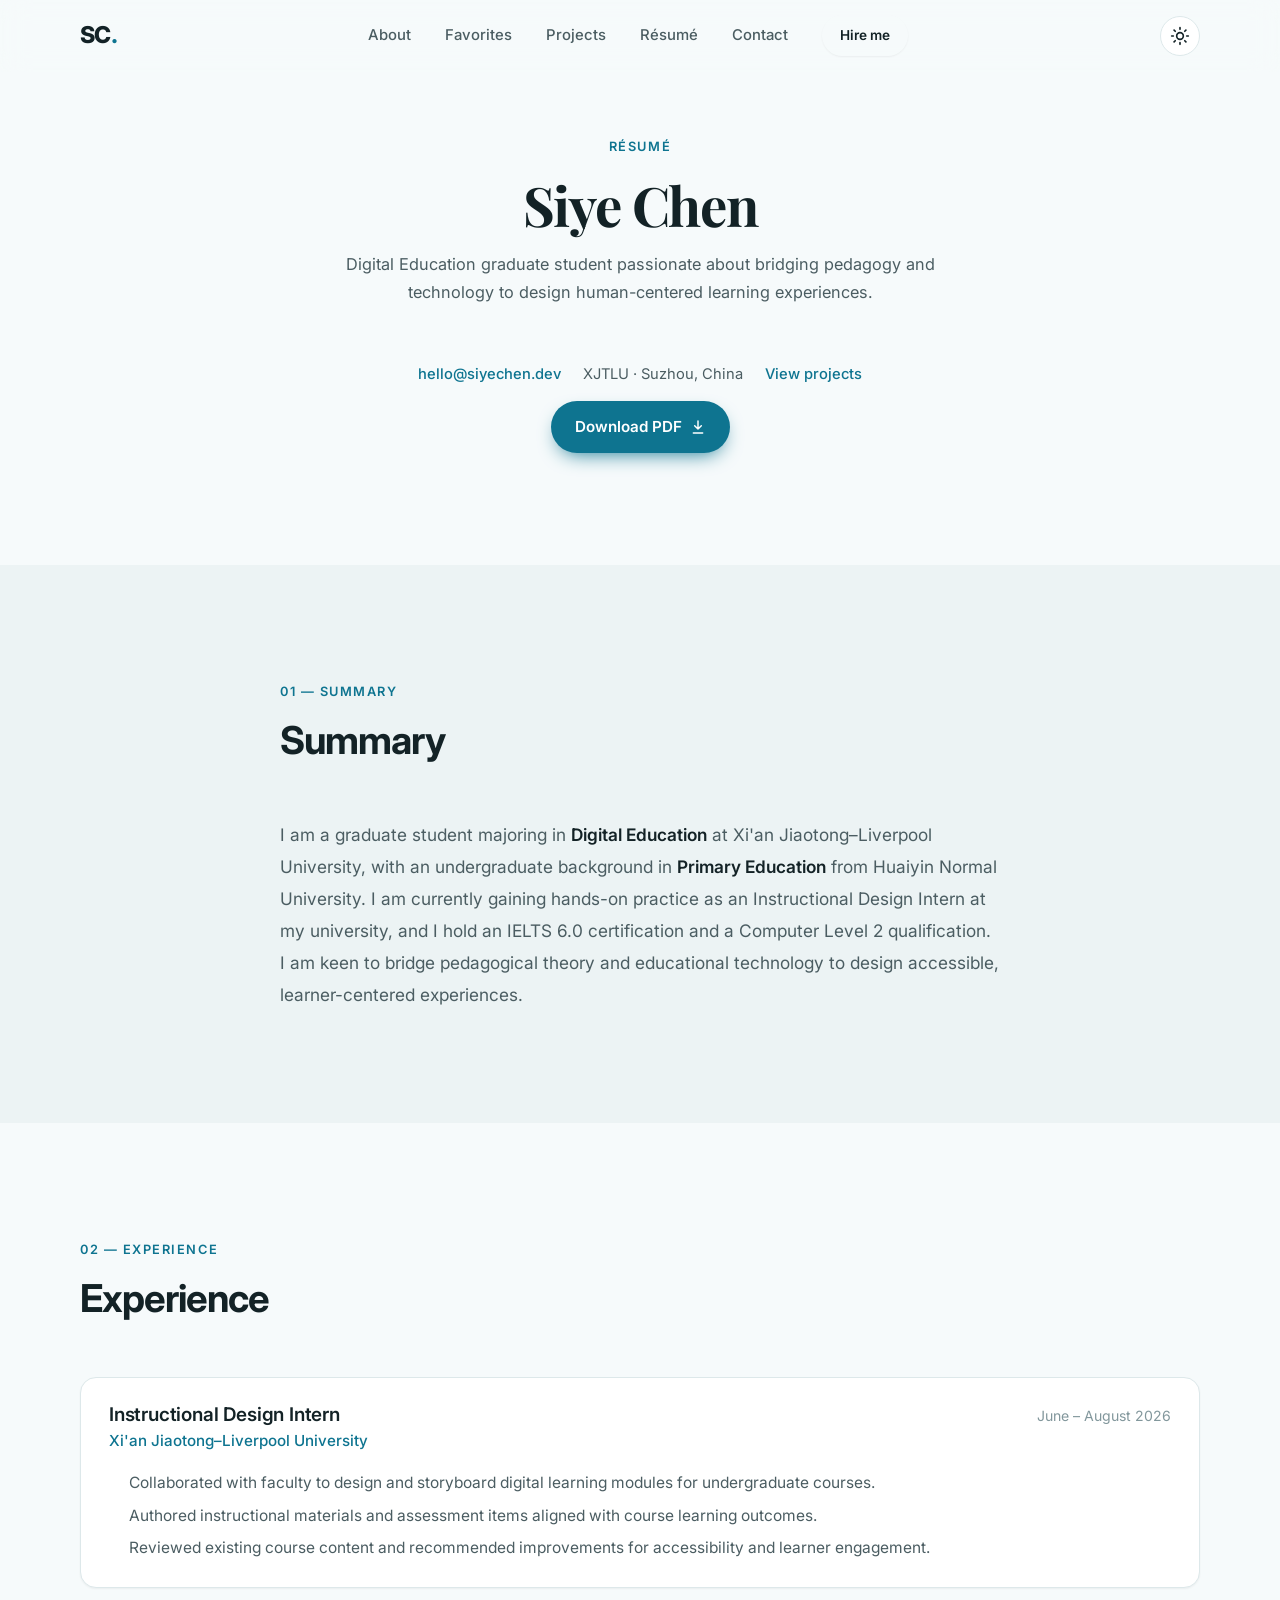
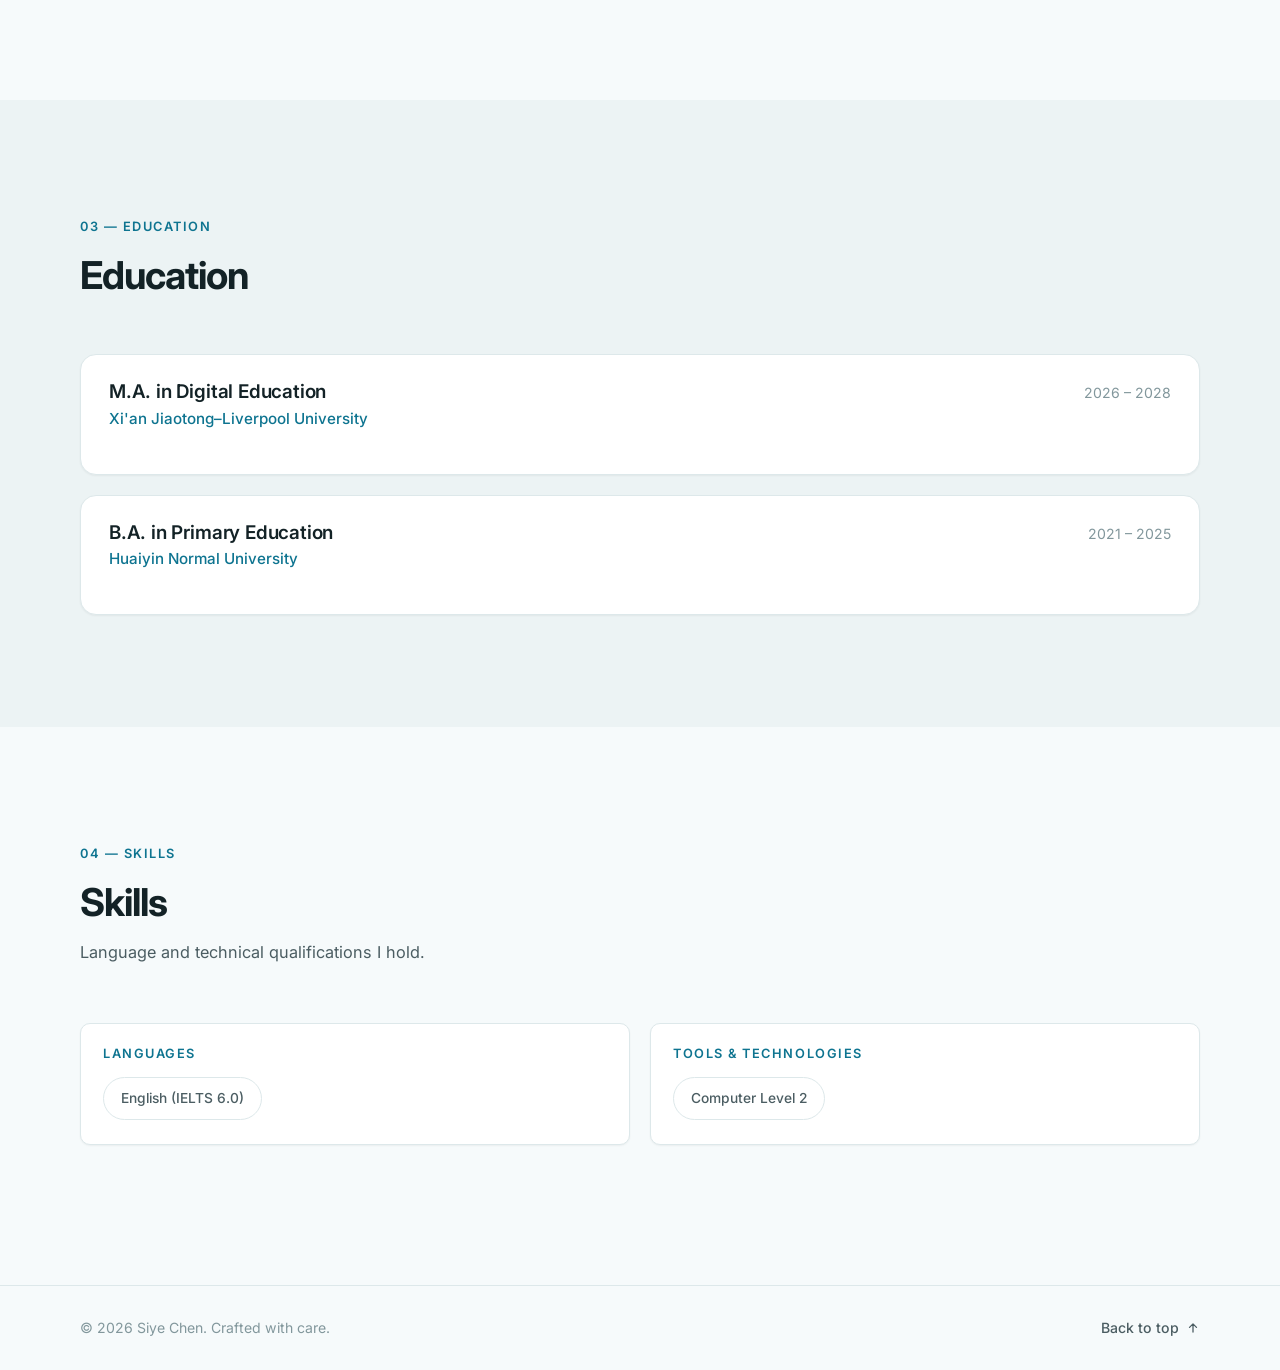
<file: resume.html>
<!DOCTYPE html>
<html lang="en" data-theme="light">
<head>
  <meta charset="UTF-8" />
  <meta name="viewport" content="width=device-width, initial-scale=1.0" />
  <meta name="description" content="Siye Chen — resume. Graduate student in Digital Education at Xi'an Jiaotong-Liverpool University, with a background in Elementary Education." />
  <title>Siye Chen · Résumé</title>

  <!-- Fonts -->
  <link rel="preconnect" href="https://fonts.loli.net" crossorigin />
  <link rel="preconnect" href="https://gstatic.loli.net" crossorigin />
  <link href="https://fonts.loli.net/css2?family=Inter:wght@400;500;600;700;800&family=Playfair+Display:ital,wght@0,600;1,600&display=swap" rel="stylesheet" />

  <link rel="stylesheet" href="css/style.css" />
  <script>
    // Apply saved/system theme before first paint to avoid flashing
    (function () {
      var t = localStorage.getItem("theme");
      if (!t && window.matchMedia("(prefers-color-scheme: dark)").matches) t = "dark";
      if (t) document.documentElement.setAttribute("data-theme", t);
    })();
  </script>
</head>
<body>

  <!-- ============ Navigation ============ -->
  <header class="nav" id="top">
    <div class="container nav__inner">
      <a href="#top" class="nav__logo" aria-label="Back to top">SC<span>.</span></a>

      <nav class="nav__links" id="nav-menu" aria-label="Primary">
        <a href="index.html#about" class="nav__link">About</a>
        <a href="index.html#favorites" class="nav__link">Favorites</a>
        <a href="index.html#projects" class="nav__link">Projects</a>
        <a href="resume.html" class="nav__link is-active">Résumé</a>
        <a href="index.html#contact" class="nav__link">Contact</a>
        <a href="index.html#contact" class="btn btn--small nav__cta">Hire me</a>
      </nav>

      <div class="nav__actions">
        <button class="theme-toggle" id="theme-toggle" aria-label="Toggle dark mode" title="Toggle theme">
          <svg class="icon icon--sun" viewBox="0 0 24 24" width="20" height="20" fill="none" stroke="currentColor" stroke-width="2" stroke-linecap="round"><circle cx="12" cy="12" r="4"/><path d="M12 2v2M12 20v2M4.9 4.9l1.4 1.4M17.7 17.7l1.4 1.4M2 12h2M20 12h2M4.9 19.1l1.4-1.4M17.7 6.3l1.4-1.4"/></svg>
          <svg class="icon icon--moon" viewBox="0 0 24 24" width="20" height="20" fill="none" stroke="currentColor" stroke-width="2" stroke-linecap="round" stroke-linejoin="round"><path d="M21 12.8A9 9 0 1 1 11.2 3a7 7 0 0 0 9.8 9.8z"/></svg>
        </button>
        <button class="nav__burger" id="nav-burger" aria-label="Open menu" aria-expanded="false" aria-controls="nav-menu">
          <span></span><span></span><span></span>
        </button>
      </div>
    </div>
  </header>

  <main>
    <!-- ============ Résumé intro ============ -->
    <section class="resume-intro section" id="resume">
      <div class="container container--narrow">
        <div class="section__head reveal" style="margin-inline:auto;text-align:center;">
          <span class="section__eyebrow">Résumé</span>
          <h1 class="section__title">Siye Chen</h1>
          <p class="section__lede">
            Digital Education graduate student passionate about bridging pedagogy
            and technology to design human-centered learning experiences.
          </p>
        </div>
        <ul class="resume-contact reveal" aria-label="Contact details">
          <li><a href="mailto:hello@siyechen.dev">hello@siyechen.dev</a></li>
          <li>XJTLU · Suzhou, China</li>
          <li class="resume-contact__web"><a href="index.html#projects">View projects</a></li>
        </ul>
        <div class="resume-download reveal">
          <a href="resume.pdf" download class="btn btn--primary">Download PDF
            <svg viewBox="0 0 24 24" width="16" height="16" fill="none" stroke="currentColor" stroke-width="2.2" stroke-linecap="round" stroke-linejoin="round"><path d="M12 3v12M7 10l5 5 5-5M5 21h14"/></svg>
          </a>
        </div>
      </div>
    </section>

    <!-- ============ Summary ============ -->
    <section class="resume-summary section section--alt" id="summary">
      <div class="container container--narrow">
        <div class="section__head reveal">
          <span class="section__eyebrow">01 — Summary</span>
          <h2 class="section__title">Summary</h2>
        </div>
        <p class="resume-summary__text reveal">
          I am a graduate student majoring in <strong>Digital Education</strong> at
          Xi'an Jiaotong–Liverpool University, with an undergraduate background in
          <strong>Primary Education</strong> from Huaiyin Normal University. I am currently gaining
          hands-on practice as an Instructional Design Intern at my university, and I hold an IELTS 6.0
          certification and a Computer Level 2 qualification. I am keen to bridge pedagogical theory and
          educational technology to design accessible, learner-centered experiences.
        </p>
      </div>
    </section>

    <!-- ============ Experience ============ -->
    <section class="resume-experience section" id="experience">
      <div class="container">
        <div class="section__head reveal">
          <span class="section__eyebrow">02 — Experience</span>
          <h2 class="section__title">Experience</h2>
        </div>

        <div class="resume-entries">
          <article class="resume-entry reveal">
            <div class="resume-entry__head">
              <div>
                <h3 class="resume-entry__title">Instructional Design Intern</h3>
                <p class="resume-entry__org">Xi'an Jiaotong–Liverpool University</p>
              </div>
              <span class="resume-entry__meta">June – August 2026</span>
            </div>
            <ul class="resume-entry__list">
              <li>Collaborated with faculty to design and storyboard digital learning modules for undergraduate courses.</li>
              <li>Authored instructional materials and assessment items aligned with course learning outcomes.</li>
              <li>Reviewed existing course content and recommended improvements for accessibility and learner engagement.</li>
            </ul>
          </article>
        </div>
      </div>
    </section>

    <!-- ============ Education ============ -->
    <section class="resume-education section section--alt" id="education">
      <div class="container">
        <div class="section__head reveal">
          <span class="section__eyebrow">03 — Education</span>
          <h2 class="section__title">Education</h2>
        </div>

        <div class="resume-entries">
          <article class="resume-entry reveal">
            <div class="resume-entry__head">
              <div>
                <h3 class="resume-entry__title">M.A. in Digital Education</h3>
                <p class="resume-entry__org">Xi'an Jiaotong–Liverpool University</p>
              </div>
              <span class="resume-entry__meta">2026 – 2028</span>
            </div>
          </article>

          <article class="resume-entry reveal">
            <div class="resume-entry__head">
              <div>
                <h3 class="resume-entry__title">B.A. in Primary Education</h3>
                <p class="resume-entry__org">Huaiyin Normal University</p>
              </div>
              <span class="resume-entry__meta">2021 – 2025</span>
            </div>
          </article>
        </div>
      </div>
    </section>

    <!-- ============ Skills ============ -->
    <section class="resume-skills section" id="skills">
      <div class="container">
        <div class="section__head reveal">
          <span class="section__eyebrow">04 — Skills</span>
          <h2 class="section__title">Skills</h2>
          <p class="section__lede">Language and technical qualifications I hold.</p>
        </div>

        <div class="resume-skills__grid">
          <div class="resume-skills__group reveal">
            <h3>Languages</h3>
            <div class="skills">
              <span class="skill">English (IELTS 6.0)</span>
            </div>
          </div>

          <div class="resume-skills__group reveal">
            <h3>Tools &amp; Technologies</h3>
            <div class="skills">
              <span class="skill">Computer Level 2</span>
            </div>
          </div>
        </div>
      </div>
    </section>
  </main>

  <!-- ============ Footer ============ -->
  <footer class="footer">
    <div class="container footer__inner">
      <p>© <span id="year"></span> Siye Chen. Crafted with care.</p>
      <a href="#top" class="footer__top">Back to top
        <svg viewBox="0 0 24 24" width="14" height="14" fill="none" stroke="currentColor" stroke-width="2.2" stroke-linecap="round" stroke-linejoin="round"><path d="M12 19V5M6 11l6-6 6 6"/></svg>
      </a>
    </div>
  </footer>

  <button class="to-top" id="to-top" aria-label="Back to top">
    <svg viewBox="0 0 24 24" width="18" height="18" fill="none" stroke="currentColor" stroke-width="2.4" stroke-linecap="round" stroke-linejoin="round"><path d="M12 19V5M6 11l6-6 6 6"/></svg>
  </button>

  <script src="js/main.js?v=8" defer></script>
</body>
</html>
</file>
<file: css/style.css>
/* ============================================================
   Personal site — modern minimalist theme
   ============================================================ */

/* ---------- Design tokens ---------- */
:root {
  /* Light theme (default) — cool blue/green */
  --bg: #f6fafb;
  --bg-alt: #ecf3f4;
  --surface: #ffffff;
  --text: #132226;
  --text-soft: #4b5d62;
  --text-faint: #82979c;
  --border: #dde8ea;
  --accent: #0e7490;
  --accent-soft: rgba(14, 116, 144, 0.1);
  --accent-contrast: #ffffff;
  --shadow-sm: 0 1px 2px rgba(28, 28, 26, 0.05);
  --shadow-md: 0 12px 32px -12px rgba(28, 28, 26, 0.18);
  --shadow-lg: 0 24px 60px -20px rgba(28, 28, 26, 0.25);

  --radius: 16px;
  --radius-sm: 10px;
  --container: 1120px;
  --nav-h: 72px;
  --ease: cubic-bezier(0.22, 1, 0.36, 1);
}

[data-theme="dark"] {
  --bg: #0d1517;
  --bg-alt: #131d1f;
  --surface: #192326;
  --text: #edf6f7;
  --text-soft: #a7bfc3;
  --text-faint: #74898e;
  --border: #273438;
  --accent: #2dd4bf;
  --accent-soft: rgba(45, 212, 191, 0.14);
  --accent-contrast: #0d1517;
  --shadow-sm: 0 1px 2px rgba(0, 0, 0, 0.4);
  --shadow-md: 0 12px 32px -12px rgba(0, 0, 0, 0.6);
  --shadow-lg: 0 24px 60px -20px rgba(0, 0, 0, 0.7);
}

/* ---------- Base ---------- */
*,
*::before,
*::after { box-sizing: border-box; }

html {
  scroll-behavior: smooth;
  scroll-padding-top: calc(var(--nav-h) + 12px);
}

body {
  margin: 0;
  font-family: "Inter", -apple-system, BlinkMacSystemFont, "Segoe UI", Roboto, sans-serif;
  font-size: 16px;
  line-height: 1.7;
  color: var(--text);
  background: var(--bg);
  -webkit-font-smoothing: antialiased;
  transition: background 0.35s ease, color 0.35s ease;
}

h1, h2, h3 { line-height: 1.2; margin: 0; font-weight: 700; letter-spacing: -0.02em; }
p { margin: 0; }
a { color: inherit; text-decoration: none; }
img { display: block; max-width: 100%; }
ul { margin: 0; padding: 0; list-style: none; }
button { font: inherit; cursor: pointer; border: none; background: none; color: inherit; }

::selection { background: var(--accent); color: var(--accent-contrast); }

.container {
  width: min(var(--container), 100% - 48px);
  margin-inline: auto;
}
.container--narrow { max-width: 720px; }

.section { padding: 112px 0; }
.section--alt { background: var(--bg-alt); }

.text-accent { color: var(--accent); }

/* ---------- Buttons ---------- */
.btn {
  display: inline-flex;
  align-items: center;
  gap: 8px;
  padding: 13px 24px;
  border-radius: 999px;
  font-weight: 600;
  font-size: 0.95rem;
  transition: transform 0.25s var(--ease), box-shadow 0.25s var(--ease), background 0.25s, color 0.25s, border-color 0.25s;
  white-space: nowrap;
}
.btn--primary {
  background: var(--accent);
  color: var(--accent-contrast);
  box-shadow: 0 8px 20px -8px var(--accent);
}
.btn--primary:hover { transform: translateY(-2px); box-shadow: 0 14px 28px -10px var(--accent); }
.btn--ghost { border: 1.5px solid var(--border); color: var(--text); background: var(--surface); }
.btn--ghost:hover { border-color: var(--accent); color: var(--accent); transform: translateY(-2px); }
.btn--small { padding: 9px 18px; font-size: 0.85rem; }
.btn--full { width: 100%; justify-content: center; }

/* ---------- Navigation ---------- */
.nav {
  position: fixed;
  inset: 0 0 auto 0;
  z-index: 100;
  height: var(--nav-h);
  background: color-mix(in srgb, var(--bg) 82%, transparent);
  backdrop-filter: blur(14px);
  -webkit-backdrop-filter: blur(14px);
  border-bottom: 1px solid transparent;
  transition: border-color 0.3s, background 0.3s;
}
.nav.is-scrolled { border-bottom-color: var(--border); }

.nav__inner {
  height: 100%;
  display: flex;
  align-items: center;
  justify-content: space-between;
  gap: 24px;
}

.nav__logo {
  font-size: 1.45rem;
  font-weight: 800;
  letter-spacing: -0.03em;
}
.nav__logo span { color: var(--accent); }

.nav__links {
  display: flex;
  align-items: center;
  gap: 34px;
}
.nav__link {
  font-size: 0.93rem;
  font-weight: 500;
  color: var(--text-soft);
  position: relative;
  padding: 4px 0;
  transition: color 0.2s;
}
.nav__link::after {
  content: "";
  position: absolute;
  left: 0; bottom: 0;
  width: 100%; height: 2px;
  background: var(--accent);
  transform: scaleX(0);
  transform-origin: right;
  transition: transform 0.3s var(--ease);
}
.nav__link:hover,
.nav__link.is-active { color: var(--text); }
.nav__link.is-active::after,
.nav__link:hover::after { transform: scaleX(1); transform-origin: left; }

.nav__cta { box-shadow: var(--shadow-sm); }

.nav__actions { display: flex; align-items: center; gap: 10px; }

.theme-toggle {
  width: 40px; height: 40px;
  display: grid; place-items: center;
  border-radius: 50%;
  border: 1px solid var(--border);
  background: var(--surface);
  transition: border-color 0.2s, transform 0.2s;
}
.theme-toggle:hover { border-color: var(--accent); transform: translateY(-1px); }
[data-theme="light"] .icon--moon { display: none; }
[data-theme="dark"] .icon--sun { display: none; }

.nav__burger {
  display: none;
  flex-direction: column;
  gap: 5px;
  width: 42px; height: 40px;
  align-items: center;
  justify-content: center;
  border-radius: var(--radius-sm);
}
.nav__burger span {
  width: 22px; height: 2px;
  background: var(--text);
  border-radius: 2px;
  transition: transform 0.3s var(--ease), opacity 0.2s;
}
.nav__burger.is-open span:nth-child(1) { transform: translateY(7px) rotate(45deg); }
.nav__burger.is-open span:nth-child(2) { opacity: 0; }
.nav__burger.is-open span:nth-child(3) { transform: translateY(-7px) rotate(-45deg); }

/* ---------- Hero ---------- */
.hero { padding-top: calc(var(--nav-h) + 72px); }

.hero__inner {
  display: grid;
  grid-template-columns: 1.15fr 0.85fr;
  align-items: center;
  gap: 64px;
}

.badge {
  display: inline-flex;
  align-items: center;
  gap: 9px;
  padding: 7px 15px;
  border-radius: 999px;
  border: 1px solid var(--border);
  background: var(--surface);
  font-size: 0.82rem;
  font-weight: 500;
  color: var(--text-soft);
  margin-bottom: 28px;
}
.badge__dot {
  width: 8px; height: 8px;
  border-radius: 50%;
  background: #22c55e;
  box-shadow: 0 0 0 4px rgba(34, 197, 94, 0.18);
  animation: pulse 2.2s infinite;
}
@keyframes pulse {
  0%, 100% { box-shadow: 0 0 0 3px rgba(34, 197, 94, 0.18); }
  50% { box-shadow: 0 0 0 7px rgba(34, 197, 94, 0.05); }
}

.hero__title {
  font-size: clamp(2.6rem, 5.6vw, 4.2rem);
  font-weight: 800;
  letter-spacing: -0.03em;
  margin-bottom: 22px;
}
.hero__title em {
  font-family: "Playfair Display", Georgia, serif;
  font-style: italic;
  font-weight: 600;
  color: var(--accent);
}

.hero__subtitle {
  font-size: 1.08rem;
  color: var(--text-soft);
  max-width: 46ch;
  margin-bottom: 34px;
}

.hero__actions { display: flex; gap: 14px; flex-wrap: wrap; margin-bottom: 38px; }

/* Social icons */
.socials { display: flex; gap: 12px; }
.socials a {
  width: 42px; height: 42px;
  display: grid; place-items: center;
  border-radius: 50%;
  border: 1px solid var(--border);
  background: var(--surface);
  color: var(--text-soft);
  transition: transform 0.25s var(--ease), color 0.2s, border-color 0.2s;
}
.socials a:hover { transform: translateY(-3px); color: var(--accent); border-color: var(--accent); }
.socials--center { justify-content: center; }

/* Hero visual */
.hero__visual { position: relative; justify-self: center; }
.hero__photo-wrap { position: relative; width: min(380px, 80vw); }
.hero__blob {
  position: absolute;
  inset: -18px;
  border-radius: 48% 52% 55% 45% / 48% 45% 55% 52%;
  background: linear-gradient(135deg, var(--accent-soft), transparent 70%);
  border: 1px solid var(--border);
  animation: morph 10s ease-in-out infinite;
}
@keyframes morph {
  0%, 100% { border-radius: 48% 52% 55% 45% / 48% 45% 55% 52%; }
  50% { border-radius: 55% 45% 45% 55% / 52% 55% 45% 48%; }
}
.hero__photo {
  position: relative;
  width: 100%;
  aspect-ratio: 4 / 5;
  object-fit: cover;
  object-position: center;
  border-radius: 32px;
  box-shadow: var(--shadow-lg);
}

/* ---------- Section heads ---------- */
.section__head { max-width: 640px; margin-bottom: 56px; }
.section__eyebrow {
  display: inline-block;
  font-size: 0.8rem;
  font-weight: 600;
  letter-spacing: 0.12em;
  text-transform: uppercase;
  color: var(--accent);
  margin-bottom: 14px;
}
.section__title {
  font-size: clamp(1.7rem, 3.2vw, 2.4rem);
  letter-spacing: -0.025em;
}
.section__lede { color: var(--text-soft); margin-top: 14px; font-size: 1.02rem; }

/* ---------- About ---------- */
.about__grid {
  display: grid;
  grid-template-columns: 1.2fr 0.8fr;
  gap: 64px;
  align-items: start;
}
.about__text p { color: var(--text-soft); margin-bottom: 18px; font-size: 1.02rem; }
.about__text strong { color: var(--text); font-weight: 600; }

.skills { display: flex; flex-wrap: wrap; gap: 10px; }
.skill {
  padding: 9px 17px;
  border-radius: 999px;
  background: var(--surface);
  border: 1px solid var(--border);
  font-size: 0.86rem;
  font-weight: 500;
  color: var(--text-soft);
  transition: all 0.2s;
}
.skill:hover { border-color: var(--accent); color: var(--accent); transform: translateY(-2px); }

/* Link with arrow */
.link-arrow {
  display: inline-flex;
  align-items: center;
  gap: 7px;
  font-weight: 600;
  font-size: 0.92rem;
  color: var(--accent);
  margin-top: 8px;
}
.link-arrow svg { transition: transform 0.25s var(--ease); }
.link-arrow:hover svg { transform: translateX(3px); }
.link-arrow--muted { color: var(--text-faint); }

/* ---------- Favorites ---------- */
.favorites__grid {
  display: grid;
  grid-template-columns: repeat(3, 1fr);
  gap: 28px;
}

.fav-col {
  background: var(--surface);
  border: 1px solid var(--border);
  border-radius: var(--radius);
  padding: 30px;
  box-shadow: var(--shadow-sm);
  transition: transform 0.3s var(--ease), box-shadow 0.3s var(--ease), border-color 0.3s;
}
.fav-col:hover {
  transform: translateY(-4px);
  box-shadow: var(--shadow-md);
  border-color: color-mix(in srgb, var(--accent) 35%, var(--border));
}

.fav-col__title {
  display: flex;
  align-items: center;
  gap: 12px;
  font-size: 1.08rem;
  margin-bottom: 20px;
}
.fav-col__icon {
  flex: none;
  width: 38px; height: 38px;
  display: grid;
  place-items: center;
  border-radius: 10px;
  background: var(--accent-soft);
  color: var(--accent);
}

.fav-list { display: grid; gap: 13px; }
.fav-list li {
  position: relative;
  padding-left: 24px;
  color: var(--text-soft);
  font-size: 0.95rem;
  line-height: 1.5;
}
.fav-list li::before {
  content: "";
  position: absolute;
  left: 3px;
  top: 0.62em;
  width: 7px;
  height: 7px;
  border-radius: 50%;
  background: var(--accent);
}

/* ---------- Contact ---------- */
.contact { text-align: center; }
.contact .section__head { margin-inline: auto; }

.contact__form {
  text-align: left;
  background: var(--surface);
  border: 1px solid var(--border);
  border-radius: var(--radius);
  padding: 32px;
  box-shadow: var(--shadow-sm);
  margin-bottom: 40px;
}
.form__row { display: grid; grid-template-columns: 1fr 1fr; gap: 18px; margin-bottom: 18px; }
.field { display: block; margin-bottom: 18px; }
.form__row .field { margin-bottom: 0; }
.field span {
  display: block;
  font-size: 0.85rem;
  font-weight: 600;
  margin-bottom: 7px;
}
.field input,
.field textarea {
  width: 100%;
  padding: 12px 15px;
  border-radius: var(--radius-sm);
  border: 1.5px solid var(--border);
  background: var(--bg);
  color: var(--text);
  font: inherit;
  font-size: 0.94rem;
  transition: border-color 0.2s, box-shadow 0.2s, background 0.2s;
  resize: vertical;
}
.field input::placeholder,
.field textarea::placeholder { color: var(--text-faint); }
.field input:focus,
.field textarea:focus {
  outline: none;
  border-color: var(--accent);
  box-shadow: 0 0 0 3px var(--accent-soft);
}
.contact__form .btn { margin-top: 4px; }

.form__note {
  margin-top: 14px;
  text-align: center;
  font-size: 0.88rem;
  min-height: 1.4em;
}
.form__note.is-success { color: #16a34a; }
.form__note.is-error { color: #dc2626; }

.contact__direct { text-align: center; }
.contact__mail {
  display: inline-block;
  font-size: clamp(1.2rem, 2.4vw, 1.6rem);
  font-weight: 700;
  letter-spacing: -0.02em;
  margin-bottom: 20px;
  background: linear-gradient(var(--accent), var(--accent));
  background-size: 100% 2px;
  background-repeat: no-repeat;
  background-position: 0 100%;
  transition: opacity 0.2s;
}
.contact__mail:hover { opacity: 0.75; }

/* ---------- Fun facts ---------- */
.funfacts { padding-top: 88px; padding-bottom: 88px; }
.funfacts__list {
  display: grid;
  grid-template-columns: 1fr 1fr;
  gap: 16px 32px;
  margin: 0;
  padding: 0;
  list-style: none;
}
.funfacts__list li {
  display: flex;
  align-items: flex-start;
  gap: 14px;
  background: var(--surface);
  border: 1px solid var(--border);
  border-radius: var(--radius-sm);
  padding: 18px 20px;
  font-size: 0.95rem;
  line-height: 1.6;
  color: var(--text-soft);
  box-shadow: var(--shadow-sm);
  transition: transform 0.25s var(--ease), border-color 0.25s;
}
.funfacts__list li:hover {
  transform: translateY(-3px);
  border-color: color-mix(in srgb, var(--accent) 35%, var(--border));
}
.funfacts__icon {
  flex: none;
  width: 32px;
  height: 32px;
  display: grid;
  place-items: center;
  border-radius: 8px;
  background: var(--accent-soft);
  color: var(--accent);
  margin-top: 1px;
}

/* ---------- Footer ---------- */
.footer {
  border-top: 1px solid var(--border);
  margin-top: 28px;
  padding: 30px 0;
  background: var(--bg);
}
.footer__inner {
  display: flex;
  align-items: center;
  justify-content: space-between;
  gap: 16px;
  flex-wrap: wrap;
  font-size: 0.88rem;
  color: var(--text-faint);
}
.footer__top {
  display: inline-flex;
  align-items: center;
  gap: 7px;
  font-weight: 500;
  color: var(--text-soft);
  transition: color 0.2s;
}
.footer__top:hover { color: var(--accent); }
.footer__top svg { transition: transform 0.25s var(--ease); }
.footer__top:hover svg { transform: translateY(-3px); }

/* ---------- Back to top floating button ---------- */
.to-top {
  position: fixed;
  right: 26px; bottom: 26px;
  width: 46px; height: 46px;
  border-radius: 50%;
  background: var(--accent);
  color: var(--accent-contrast);
  display: grid; place-items: center;
  box-shadow: var(--shadow-md);
  opacity: 0;
  visibility: hidden;
  transform: translateY(12px);
  transition: opacity 0.3s, transform 0.3s var(--ease), visibility 0.3s;
  z-index: 90;
}
.to-top.is-visible { opacity: 1; visibility: visible; transform: translateY(0); }
.to-top:hover { transform: translateY(-3px); }

/* ---------- Résumé ---------- */
.resume-intro { padding-top: 132px; }
.resume-intro .section__head { margin-inline: auto; max-width: 640px; }
.resume-intro .section__head { text-align: center; }
.resume-intro .section__title {
  font-size: clamp(2.2rem, 5vw, 3.4rem);
  font-family: "Playfair Display", serif;
}
.resume-contact {
  display: flex;
  flex-wrap: wrap;
  justify-content: center;
  gap: 8px 22px;
  margin-top: 26px;
  padding: 0;
  list-style: none;
  font-size: 0.92rem;
  color: var(--text-soft);
}
.resume-contact a { color: var(--accent); font-weight: 500; }
.resume-contact a:hover { text-decoration: underline; }

.resume-summary__text {
  font-size: 1.08rem;
  line-height: 1.85;
  color: var(--text-soft);
}
.resume-summary__text strong { color: var(--text); font-weight: 600; }

.resume-entries { display: grid; gap: 20px; }
.resume-entry {
  background: var(--surface);
  border: 1px solid var(--border);
  border-radius: var(--radius);
  padding: 26px 28px;
  box-shadow: var(--shadow-sm);
  transition: transform 0.25s var(--ease), border-color 0.25s, box-shadow 0.25s;
}
.resume-entry:hover {
  transform: translateY(-3px);
  border-color: color-mix(in srgb, var(--accent) 35%, var(--border));
  box-shadow: var(--shadow-md);
}
.resume-entry__head {
  display: flex;
  flex-wrap: wrap;
  align-items: baseline;
  justify-content: space-between;
  gap: 4px 24px;
  margin-bottom: 16px;
}
.resume-entry__title {
  font-size: 1.18rem;
  font-weight: 600;
  color: var(--text);
  letter-spacing: -0.01em;
}
.resume-entry__org {
  font-size: 0.95rem;
  color: var(--accent);
  font-weight: 500;
  margin-top: 2px;
}
.resume-entry__meta {
  font-size: 0.88rem;
  color: var(--text-faint);
  white-space: nowrap;
}
.resume-entry__list {
  margin: 0;
  padding-left: 20px;
  color: var(--text-soft);
  line-height: 1.7;
  font-size: 0.97rem;
}
.resume-entry__list li { margin-bottom: 6px; }
.resume-entry__list li:last-child { margin-bottom: 0; }

.resume-skills__grid {
  display: grid;
  grid-template-columns: repeat(auto-fit, minmax(220px, 1fr));
  gap: 20px;
}
.resume-skills__group {
  background: var(--surface);
  border: 1px solid var(--border);
  border-radius: var(--radius-sm);
  padding: 22px 22px 24px;
  box-shadow: var(--shadow-sm);
}
.resume-skills__group h3 {
  font-size: 0.8rem;
  font-weight: 600;
  letter-spacing: 0.12em;
  text-transform: uppercase;
  color: var(--accent);
  margin-bottom: 16px;
}

/* ---------- Scroll reveal ---------- */
.reveal {
  opacity: 1;
  transform: none;
  transition: opacity 0.7s var(--ease), transform 0.7s var(--ease);
}
/* Only hide reveal elements once JS has booted successfully.
   If JS fails to load, content stays visible instead of a blank page. */
.js-animate .reveal {
  opacity: 0;
  transform: translateY(26px);
}
.reveal.is-visible { opacity: 1; transform: none; }

@media (prefers-reduced-motion: reduce) {
  html { scroll-behavior: auto; }
  *, *::before, *::after { animation: none !important; transition: none !important; }
  .reveal { opacity: 1; transform: none; }
}

/* ---------- Projects / To-do ---------- */
.todo {
  display: grid;
  grid-template-columns: minmax(0, 360px) 1fr;
  gap: 28px;
  align-items: start;
}

.todo__cal,
.todo__panel {
  background: var(--surface);
  border: 1px solid var(--border);
  border-radius: var(--radius);
  padding: 24px;
  box-shadow: var(--shadow-sm);
}

/* Calendar */
.cal__head {
  display: flex;
  align-items: center;
  justify-content: space-between;
  gap: 12px;
  margin-bottom: 16px;
}
.cal__title {
  font-size: 1rem;
  font-weight: 700;
  letter-spacing: -0.01em;
}
.cal__nav {
  width: 34px; height: 34px;
  display: grid; place-items: center;
  border-radius: 8px;
  border: 1px solid var(--border);
  background: var(--bg);
  color: var(--text-soft);
  transition: border-color 0.2s, color 0.2s, transform 0.2s;
}
.cal__nav:hover { border-color: var(--accent); color: var(--accent); transform: translateY(-1px); }

.cal__weekdays {
  display: grid;
  grid-template-columns: repeat(7, 1fr);
  gap: 4px;
  margin-bottom: 6px;
}
.cal__weekdays span {
  text-align: center;
  font-size: 0.7rem;
  font-weight: 600;
  letter-spacing: 0.04em;
  text-transform: uppercase;
  color: var(--text-faint);
  padding: 4px 0;
}

.cal__grid {
  display: grid;
  grid-template-columns: repeat(7, 1fr);
  gap: 4px;
}
.cal__day {
  position: relative;
  aspect-ratio: 1;
  display: grid;
  place-items: center;
  border: 1px solid transparent;
  border-radius: 9px;
  font-size: 0.88rem;
  font-weight: 500;
  color: var(--text);
  background: transparent;
  transition: background 0.18s, color 0.18s, border-color 0.18s, transform 0.18s;
}
.cal__day:hover:not(.is-empty) { background: var(--accent-soft); border-color: var(--accent); }
.cal__day.is-other { color: var(--text-faint); opacity: 0.5; }
.cal__day.is-today { border-color: var(--accent); color: var(--accent); font-weight: 700; }
.cal__day.is-selected {
  background: var(--accent);
  color: var(--accent-contrast);
  border-color: var(--accent);
}
.cal__day.is-selected:hover { background: var(--accent); }
.cal__day.is-empty { pointer-events: none; }
.cal__day__dot {
  position: absolute;
  bottom: 4px; left: 50%;
  transform: translateX(-50%);
  width: 4px; height: 4px;
  border-radius: 50%;
  background: var(--accent);
}
.cal__day.is-selected .cal__day__dot { background: var(--accent-contrast); }

/* Tasks panel */
.todo__panel-head {
  display: flex;
  align-items: baseline;
  justify-content: space-between;
  gap: 12px;
  margin-bottom: 16px;
  padding-bottom: 14px;
  border-bottom: 1px solid var(--border);
}
.todo__date { font-size: 1.05rem; font-weight: 700; letter-spacing: -0.01em; }
.todo__count { font-size: 0.82rem; color: var(--text-faint); font-weight: 500; }

.todo__search {
  position: relative;
  margin-bottom: 14px;
}
.todo__search-icon {
  position: absolute;
  left: 12px;
  top: 50%;
  transform: translateY(-50%);
  color: var(--text-faint);
  pointer-events: none;
}
.todo__search-input {
  width: 100%;
  padding: 9px 14px 9px 36px;
  border-radius: var(--radius-sm);
  border: 1.5px solid var(--border);
  background: var(--bg);
  color: var(--text);
  font: inherit;
  font-size: 0.9rem;
  transition: border-color 0.2s, box-shadow 0.2s;
}
.todo__search-input::placeholder { color: var(--text-faint); }
.todo__search-input:focus {
  outline: none;
  border-color: var(--accent);
  box-shadow: 0 0 0 3px var(--accent-soft);
}
/* Tame the native search clear (x) button */
.todo__search-input::-webkit-search-cancel-button { cursor: pointer; }

.todo__status {
  min-height: 1em;
  margin: -4px 0 12px;
  font-size: 0.8rem;
  color: #dc2626;
}

.todo__list {
  display: grid;
  gap: 8px;
  max-height: 360px;
  overflow-y: auto;
  padding-right: 2px;
  margin: 0;
  list-style: none;
}
.todo__item {
  display: flex;
  align-items: center;
  gap: 12px;
  padding: 11px 13px;
  border: 1px solid var(--border);
  border-radius: var(--radius-sm);
  background: var(--bg);
  transition: border-color 0.2s, background 0.2s;
}
.todo__item:hover { border-color: color-mix(in srgb, var(--accent) 35%, var(--border)); }

.todo__check {
  flex: none;
  width: 22px; height: 22px;
  display: grid; place-items: center;
  border-radius: 6px;
  border: 1.5px solid var(--border);
  background: var(--surface);
  color: transparent;
  transition: border-color 0.2s, background 0.2s, color 0.2s;
}
.todo__check:hover { border-color: var(--accent); }
.todo__item.is-done .todo__check {
  background: var(--accent);
  border-color: var(--accent);
  color: var(--accent-contrast);
}
.todo__check svg { width: 14px; height: 14px; }

.todo__text {
  flex: 1;
  min-width: 0;
  font-size: 0.94rem;
  color: var(--text);
  word-break: break-word;
  transition: color 0.2s;
  cursor: text;
  border-radius: 4px;
}
.todo__text:hover { text-decoration: underline dotted color-mix(in srgb, var(--text-faint) 70%, transparent); text-underline-offset: 3px; }

.todo__edit {
  flex: 1;
  min-width: 0;
  margin: -2px 0;
  padding: 4px 8px;
  border: 1.5px solid var(--accent);
  border-radius: 6px;
  background: var(--bg);
  color: var(--text);
  font: inherit;
  font-size: 0.94rem;
  box-shadow: 0 0 0 3px var(--accent-soft);
}
.todo__item.is-done .todo__text {
  color: var(--text-faint);
  text-decoration: line-through;
  text-decoration-thickness: 1.5px;
}

.todo__del {
  flex: none;
  width: 28px; height: 28px;
  display: grid; place-items: center;
  border-radius: 7px;
  color: var(--text-faint);
  transition: color 0.2s, background 0.2s;
}
.todo__del:hover { color: #dc2626; background: rgba(220, 38, 38, 0.12); }
.todo__del svg { width: 15px; height: 15px; }

.todo__empty {
  display: none;
  margin: 0;
  padding: 22px 14px;
  text-align: center;
  font-size: 0.9rem;
  color: var(--text-faint);
  border: 1px dashed var(--border);
  border-radius: var(--radius-sm);
}
.todo__empty.is-visible { display: block; }

.todo__form {
  display: flex;
  flex-direction: column;
  gap: 12px;
  margin-top: 16px;
}
.todo__input-row {
  display: flex;
  gap: 10px;
}

/* Pickers */
.todo__pickers {
  display: flex;
  flex-wrap: wrap;
  gap: 14px 18px;
  align-items: flex-start;
}
.picker { display: flex; flex-direction: column; gap: 6px; }
.picker__label {
  font-size: 0.68rem;
  font-weight: 600;
  letter-spacing: 0.06em;
  text-transform: uppercase;
  color: var(--text-faint);
}

.emoji-picker { display: flex; flex-wrap: wrap; gap: 4px; }
.emoji-opt {
  width: 32px; height: 32px;
  display: grid; place-items: center;
  border-radius: 8px;
  border: 1.5px solid var(--border);
  background: var(--surface);
  font-size: 1rem;
  line-height: 1;
  color: var(--text-soft);
  transition: border-color 0.18s, background 0.18s, transform 0.18s;
}
.emoji-opt:hover { transform: translateY(-1px); border-color: var(--accent); }
.emoji-opt.is-active {
  border-color: var(--accent);
  background: var(--accent-soft);
}

.pri-picker { display: flex; gap: 5px; }
.pri-opt {
  padding: 6px 13px;
  border-radius: 999px;
  border: 1.5px solid var(--border);
  background: var(--surface);
  font-size: 0.78rem;
  font-weight: 600;
  color: var(--text-soft);
  transition: border-color 0.18s, background 0.18s, color 0.18s, transform 0.18s;
}
.pri-opt:hover { transform: translateY(-1px); }
.pri-opt[data-pri="low"]:hover { border-color: #16a34a; color: #16a34a; }
.pri-opt[data-pri="medium"]:hover { border-color: #d97706; color: #d97706; }
.pri-opt[data-pri="high"]:hover { border-color: #dc2626; color: #dc2626; }
.pri-opt.is-active { color: #fff; border-color: transparent; }
.pri-opt[data-pri="low"].is-active { background: #16a34a; }
.pri-opt[data-pri="medium"].is-active { background: #d97706; }
.pri-opt[data-pri="high"].is-active { background: #dc2626; }

.todo__input {
  flex: 1;
  min-width: 0;
  padding: 12px 15px;
  border-radius: var(--radius-sm);
  border: 1.5px solid var(--border);
  background: var(--bg);
  color: var(--text);
  font: inherit;
  font-size: 0.94rem;
  transition: border-color 0.2s, box-shadow 0.2s;
}
.todo__input::placeholder { color: var(--text-faint); }
.todo__input:focus {
  outline: none;
  border-color: var(--accent);
  box-shadow: 0 0 0 3px var(--accent-soft);
}
.todo__add { padding: 12px 22px; flex: none; }

/* Task item tag + priority */
.todo__emoji {
  flex: none;
  font-size: 1.05rem;
  line-height: 1;
}
.todo__pri {
  flex: none;
  font-size: 0.64rem;
  font-weight: 700;
  letter-spacing: 0.05em;
  text-transform: uppercase;
  padding: 3px 8px;
  border-radius: 999px;
  white-space: nowrap;
}
.todo__pri[data-pri="low"] { color: #16a34a; background: rgba(22, 163, 74, 0.14); }
.todo__pri[data-pri="medium"] { color: #d97706; background: rgba(217, 119, 6, 0.14); }
.todo__pri[data-pri="high"] { color: #dc2626; background: rgba(220, 38, 38, 0.14); }

/* ---------- Responsive ---------- */
@media (max-width: 960px) {
  .hero__inner { grid-template-columns: 1fr; gap: 56px; }
  .hero__visual { order: -1; }
  .hero__content { text-align: center; }
  .hero__subtitle { margin-inline: auto; }
  .hero__actions, .socials { justify-content: center; }
  .about__grid { grid-template-columns: 1fr; gap: 40px; }
}

@media (max-width: 860px) {
  .todo { grid-template-columns: 1fr; }
}

@media (max-width: 720px) {
  .section { padding: 84px 0; }
  .container { width: min(100% - 36px, var(--container)); }

  /* Mobile nav */
  .nav__burger { display: flex; }
  .nav__links {
    position: fixed;
    top: var(--nav-h);
    left: 0; right: 0;
    flex-direction: column;
    align-items: stretch;
    gap: 0;
    background: var(--surface);
    border-bottom: 1px solid var(--border);
    padding: 10px 24px 22px;
    box-shadow: var(--shadow-md);
    transform: translateY(-12px);
    opacity: 0;
    visibility: hidden;
    transition: transform 0.3s var(--ease), opacity 0.3s, visibility 0.3s;
  }
  .nav__links.is-open { transform: translateY(0); opacity: 1; visibility: visible; }
  .nav__link { padding: 14px 4px; font-size: 1rem; border-bottom: 1px solid var(--border); }
  .nav__link::after { display: none; }
  .nav__cta { margin-top: 14px; text-align: center; justify-content: center; }

  .favorites__grid,
  .funfacts__list { grid-template-columns: 1fr; }
  .funfacts { padding-top: 72px; padding-bottom: 72px; }
  .form__row { grid-template-columns: 1fr; gap: 0; }
  .contact__form { padding: 22px; }
  .footer__inner { justify-content: center; text-align: center; }

  /* To-do on phone */
  .todo__cal, .todo__panel { padding: 18px; }
  .cal__weekdays span { font-size: 0.62rem; padding: 3px 0; }
  .cal__day { font-size: 0.82rem; }
  .todo__list { max-height: none; overflow: visible; }
}

/* ---------- Résumé: Download button (screen) ---------- */
.resume-download { text-align: center; margin-top: 14px; }

/* ---------- Print / résumé PDF ---------- */
@media print {
  /* Force a light, ink-friendly palette regardless of active theme */
  :root, [data-theme="dark"] {
    --bg: #ffffff; --bg-alt: #ffffff; --surface: #ffffff;
    --text: #132226; --text-soft: #4b5d62; --text-faint: #82979c;
    --border: #cfd8da; --accent: #0e7490; --accent-soft: transparent;
    --shadow-sm: none; --shadow-md: none; --shadow-lg: none;
  }
  .nav, .footer, .to-top, .nav__burger, .theme-toggle,
  .btn, .resume-contact__web, .resume-download { display: none !important; }
  .reveal { opacity: 1 !important; transform: none !important; }
  html, body { background: #fff !important; }
  .section { padding: 18px 0 !important; }
  .section__head { margin-bottom: 16px !important; max-width: none !important; }
  .resume-intro { padding-top: 0 !important; }
  .resume-intro .section__head { text-align: left !important; margin-inline: 0 !important; }
  .resume-contact { justify-content: flex-start !important; }
  .container { width: 100% !important; max-width: none !important; }
  .resume-entry, .resume-skills__group { box-shadow: none !important; break-inside: avoid; }
  * { print-color-adjust: exact; -webkit-print-color-adjust: exact; }
  @page { margin: 14mm; }
}
</file>
